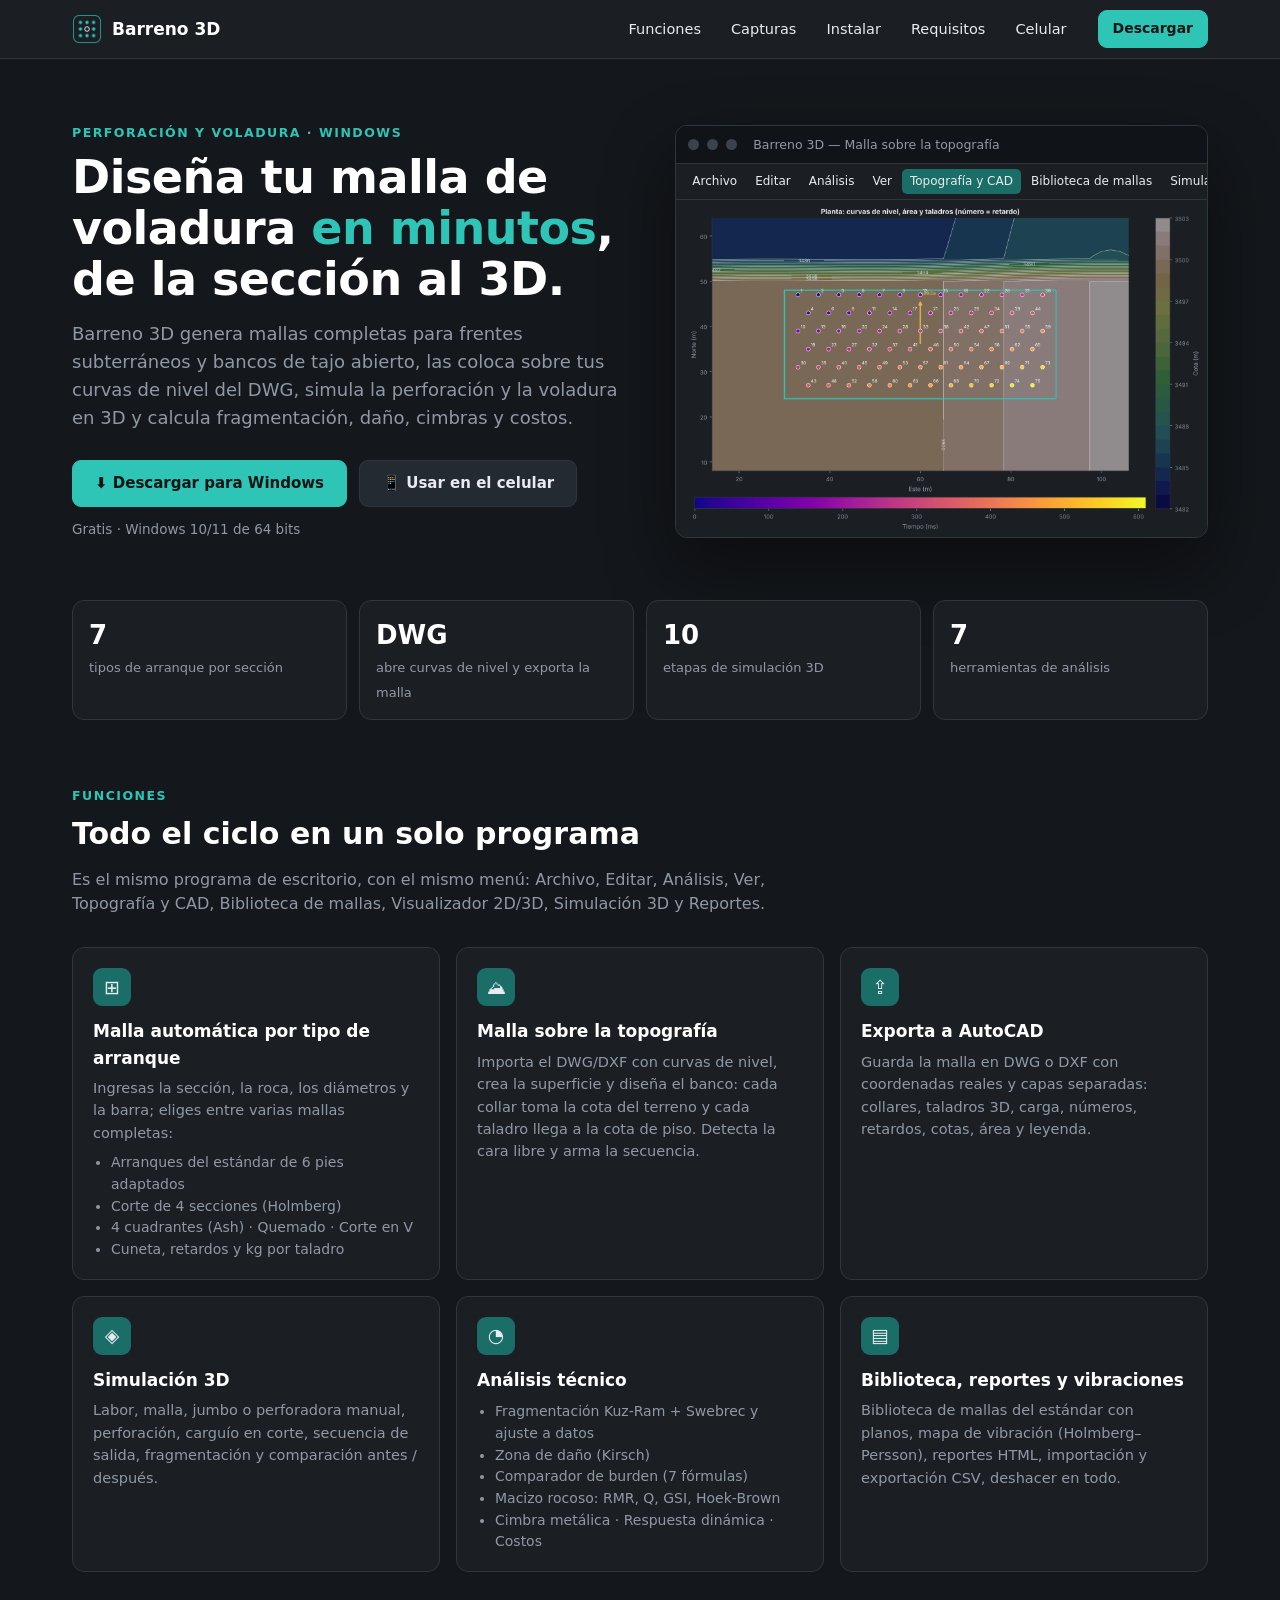
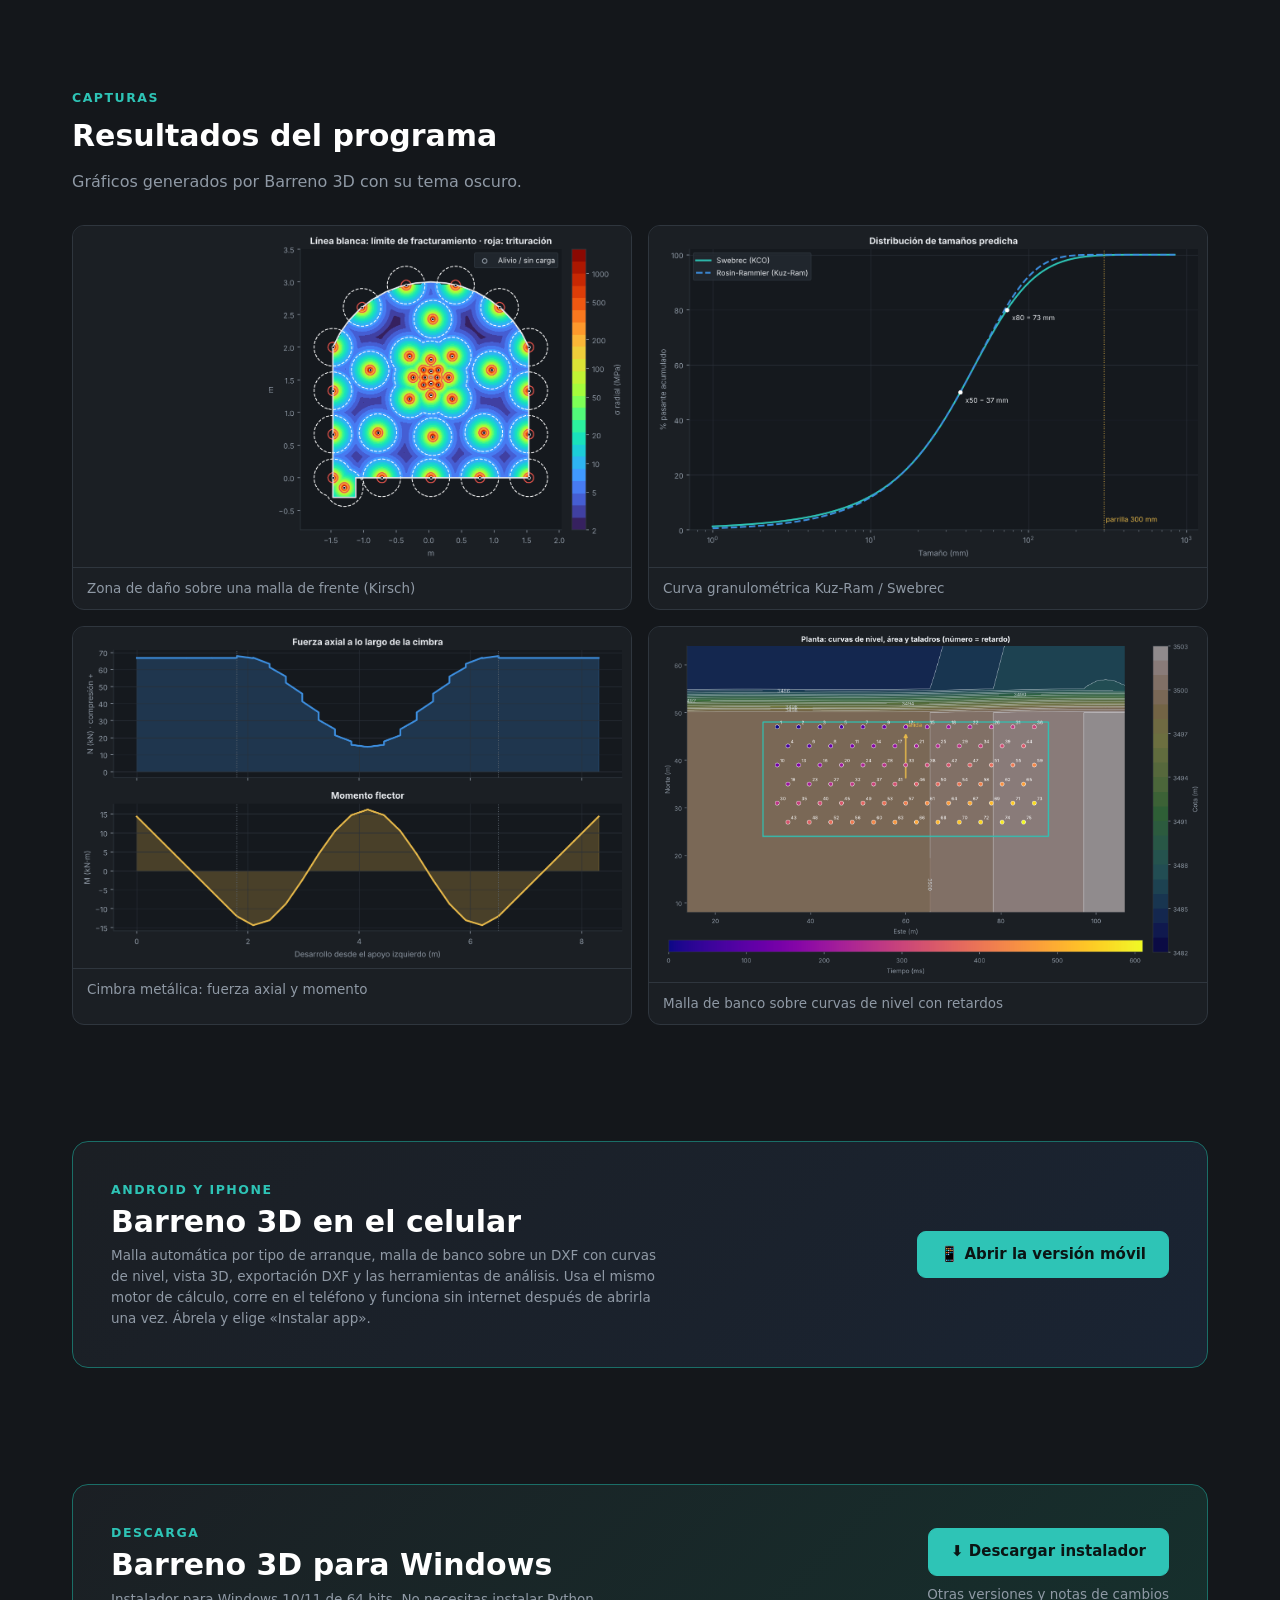
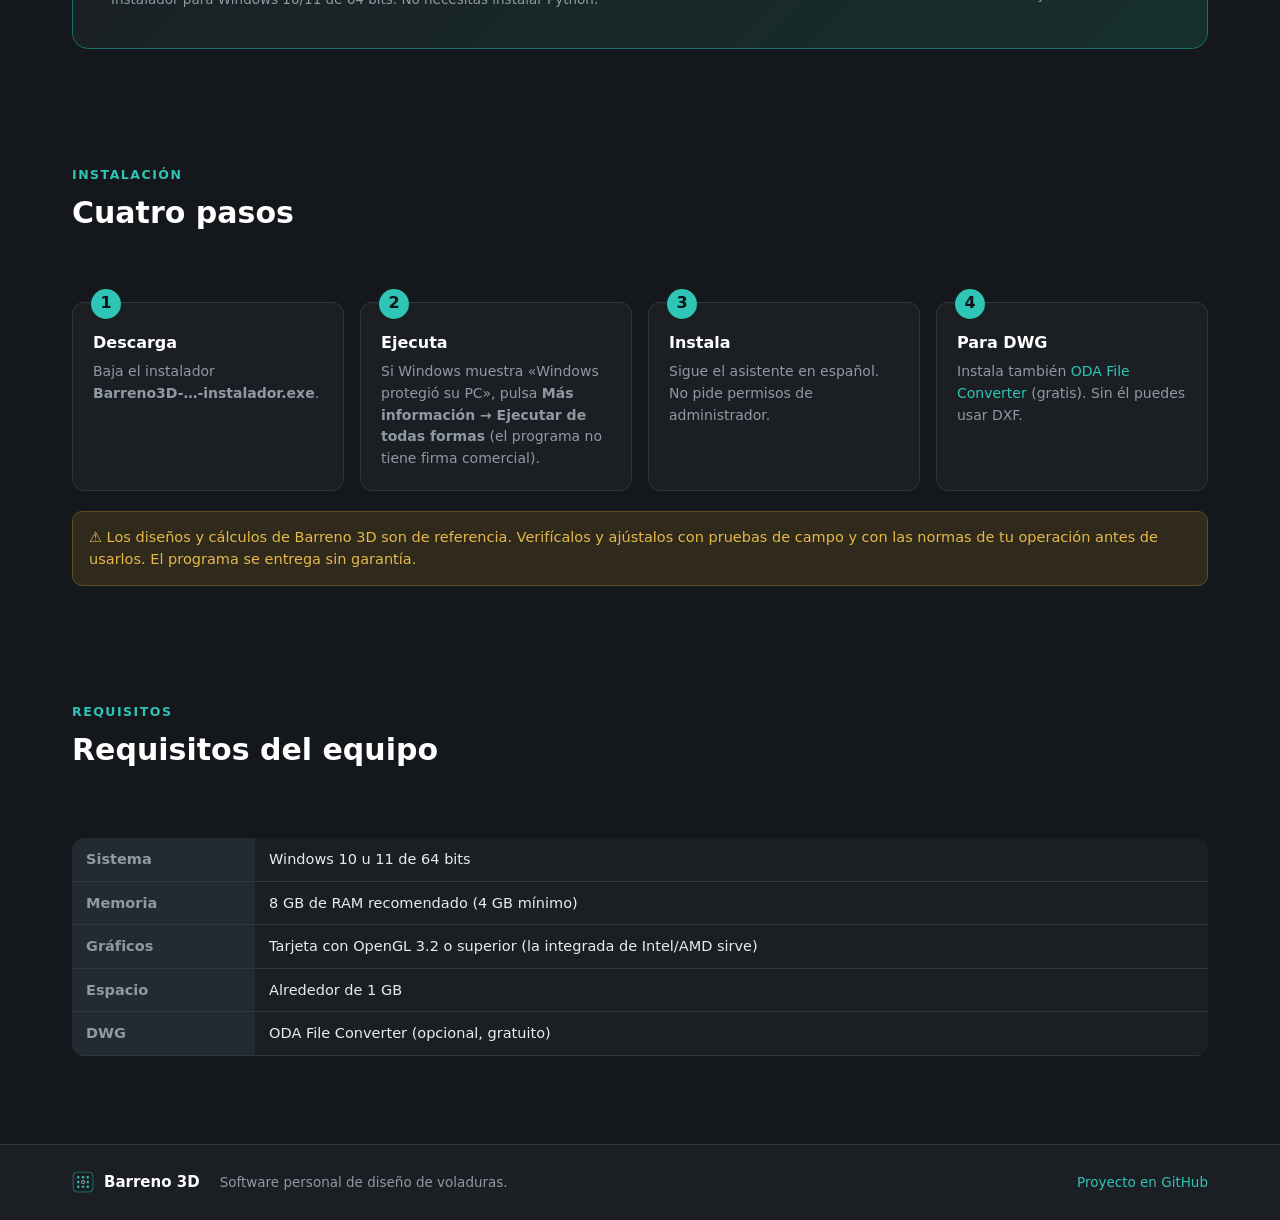
<file: index (1).html>
<!DOCTYPE html>
<html lang="es">
<head>
<meta charset="utf-8">
<meta name="viewport" content="width=device-width, initial-scale=1">
<title>Barreno 3D — Diseño y simulación de voladuras</title>
<meta name="description" content="Software gratuito para diseñar mallas de perforación y voladura en minería subterránea y tajo abierto: tipos de arranque, curvas de nivel DWG, simulación 3D, fragmentación, costos.">
<link rel="icon" href="img/favicon.png">
<style>
  /* Mismos colores del programa (app/ui/tema.py) */
  :root{
    --fondo:#14171b; --panel:#1b1f24; --panel-alto:#242a31; --borde:#2f363e;
    --texto:#e8ebef; --sec:#8f99a5; --acento:#2ec4b6; --acento-osc:#1a6e67; --azul:#3d8fe0; --aviso:#e6b84a;
  }
  *{box-sizing:border-box;margin:0;padding:0}
  html{scroll-behavior:smooth}
  body{background:var(--fondo);color:var(--texto);font-family:"Segoe UI",Inter,Roboto,system-ui,sans-serif;
       font-size:16px;line-height:1.55}
  a{color:var(--acento);text-decoration:none}
  .cont{max-width:1180px;margin:0 auto;padding:0 22px}

  /* Barra superior = barra de menús del programa */
  header{position:sticky;top:0;z-index:10;background:var(--panel);border-bottom:1px solid var(--borde)}
  .barra{display:flex;align-items:center;gap:18px;height:58px}
  .marca{display:flex;align-items:center;gap:10px;font-weight:700;font-size:17px;color:#fff}
  .marca img{width:30px;height:30px}
  nav{display:flex;gap:4px;margin-left:auto}
  nav a{color:var(--texto);padding:7px 13px;border-radius:7px;font-size:14.5px}
  nav a:hover{background:var(--panel-alto)}
  .btn{display:inline-flex;align-items:center;gap:9px;border-radius:9px;padding:11px 22px;font-weight:600;
       border:1px solid var(--borde);background:var(--panel-alto);color:var(--texto);cursor:pointer;font-size:15px}
  .btn:hover{border-color:var(--acento)}
  .btn.prim{background:var(--acento);border-color:var(--acento);color:#0b1514}
  .btn.prim:hover{background:#3ad6c7}
  .btn.peq{padding:7px 14px;font-size:14px}

  /* Portada */
  .portada{padding:64px 0 34px;display:grid;grid-template-columns:1.05fr 1fr;gap:44px;align-items:center}
  .etiqueta{color:var(--acento);font-size:12.5px;font-weight:700;letter-spacing:1.5px;text-transform:uppercase}
  h1{font-size:46px;line-height:1.1;margin:10px 0 16px;color:#fff;letter-spacing:-.5px}
  h1 span{color:var(--acento)}
  .lead{color:var(--sec);font-size:18px;max-width:560px}
  .acciones{display:flex;gap:12px;margin:28px 0 12px;flex-wrap:wrap}
  .nota{color:var(--sec);font-size:13.5px}

  /* Ventana tipo programa */
  .ventana{background:var(--panel);border:1px solid var(--borde);border-radius:12px;overflow:hidden;
           box-shadow:0 30px 70px rgba(0,0,0,.45)}
  .ventana .tit{display:flex;align-items:center;gap:8px;padding:9px 12px;background:#101317;
                border-bottom:1px solid var(--borde);font-size:12.5px;color:var(--sec)}
  .ventana .tit i{width:11px;height:11px;border-radius:50%;background:#3a424c;display:inline-block}
  .menus{display:flex;gap:2px;padding:5px 8px;font-size:12px;color:var(--texto);border-bottom:1px solid var(--borde);
         white-space:nowrap;overflow:hidden}
  .menus span{padding:3px 8px;border-radius:5px}
  .menus span.on{background:var(--acento-osc)}
  .ventana img{display:block;width:100%}

  /* Indicadores (como las tarjetas KPI del programa) */
  .kpis{display:grid;grid-template-columns:repeat(4,1fr);gap:12px;margin:26px 0 8px}
  .kpi{background:var(--panel);border:1px solid var(--borde);border-radius:12px;padding:14px 16px}
  .kpi b{display:block;font-size:26px;color:#fff}
  .kpi small{color:var(--sec);font-size:13px}

  section{padding:58px 0}
  h2{font-size:30px;color:#fff;margin:6px 0 10px}
  .sub{color:var(--sec);max-width:720px;margin-bottom:30px}
  .grid{display:grid;grid-template-columns:repeat(3,1fr);gap:16px}
  .tarjeta{background:var(--panel);border:1px solid var(--borde);border-radius:12px;padding:20px 20px 18px;
           transition:border-color .15s, transform .15s}
  .tarjeta:hover{border-color:var(--acento);transform:translateY(-2px)}
  .tarjeta .ico{width:38px;height:38px;border-radius:9px;background:var(--acento-osc);display:grid;place-items:center;
                font-size:19px;margin-bottom:12px}
  .tarjeta h3{font-size:17px;color:#fff;margin-bottom:6px}
  .tarjeta p{color:var(--sec);font-size:14.5px}
  .tarjeta ul{color:var(--sec);font-size:14px;margin:8px 0 0 18px}

  .galeria{display:grid;grid-template-columns:1fr 1fr;gap:16px}
  figure{background:var(--panel);border:1px solid var(--borde);border-radius:12px;overflow:hidden}
  figure img{width:100%;display:block}
  figcaption{padding:10px 14px;color:var(--sec);font-size:13.5px;border-top:1px solid var(--borde)}

  .pasos{counter-reset:p;display:grid;grid-template-columns:repeat(4,1fr);gap:16px}
  .paso{background:var(--panel);border:1px solid var(--borde);border-radius:12px;padding:20px;position:relative}
  .paso::before{counter-increment:p;content:counter(p);position:absolute;top:-14px;left:18px;width:30px;height:30px;
                border-radius:50%;background:var(--acento);color:#0b1514;font-weight:700;display:grid;place-items:center}
  .paso h3{font-size:16px;color:#fff;margin:8px 0 6px}
  .paso p{color:var(--sec);font-size:14px}
  .aviso{background:#2f2a1c;border:1px solid #5c4d24;color:var(--aviso);border-radius:10px;padding:14px 16px;
         font-size:14.5px;margin-top:20px}
  .descarga{background:linear-gradient(135deg,#1b1f24,#16302d);border:1px solid var(--acento-osc);border-radius:16px;
            padding:38px;display:flex;align-items:center;gap:30px;flex-wrap:wrap}
  .descarga h2{margin:0}
  .descarga .der{margin-left:auto;display:flex;flex-direction:column;gap:8px;align-items:flex-end}
  table{width:100%;border-collapse:collapse;font-size:14.5px;background:var(--panel);border-radius:12px;overflow:hidden}
  th,td{text-align:left;padding:10px 14px;border-bottom:1px solid var(--borde)}
  th{background:var(--panel-alto);color:var(--sec);font-weight:600}
  footer{border-top:1px solid var(--borde);background:var(--panel);padding:26px 0;color:var(--sec);font-size:13.5px;margin-top:30px}
  @media (max-width:900px){
    .portada{grid-template-columns:1fr;padding-top:36px} h1{font-size:36px}
    .grid,.galeria{grid-template-columns:1fr}.pasos,.kpis{grid-template-columns:1fr 1fr} nav{display:none}
  }
</style>
</head>
<body>
<header>
  <div class="cont barra">
    <div class="marca"><img src="img/logo.png" alt="">Barreno 3D</div>
    <nav>
      <a href="#funciones">Funciones</a><a href="#capturas">Capturas</a>
      <a href="#instalar">Instalar</a><a href="#requisitos">Requisitos</a><a href="app/">Celular</a>
    </nav>
    <a class="btn prim peq" href="#descargar">Descargar</a>
  </div>
</header>

<main class="cont">
  <div class="portada">
    <div>
      <div class="etiqueta">Perforación y voladura · Windows</div>
      <h1>Diseña tu malla de voladura <span>en minutos</span>, de la sección al 3D.</h1>
      <p class="lead">Barreno 3D genera mallas completas para frentes subterráneos y bancos de tajo abierto,
        las coloca sobre tus curvas de nivel del DWG, simula la perforación y la voladura en 3D y calcula
        fragmentación, daño, cimbras y costos.</p>
      <div class="acciones">
        <a class="btn prim" id="btn-descarga" href="#descargar">⬇ Descargar para Windows</a>
        <a class="btn" href="app/">📱 Usar en el celular</a>
      </div>
      <div class="nota" id="version">Gratis · Windows 10/11 de 64 bits</div>
    </div>
    <div class="ventana">
      <div class="tit"><i></i><i></i><i></i>&nbsp; Barreno 3D — Malla sobre la topografía</div>
      <div class="menus"><span>Archivo</span><span>Editar</span><span>Análisis</span><span>Ver</span>
        <span class="on">Topografía y CAD</span><span>Biblioteca de mallas</span><span>Simulación 3D</span><span>Reportes</span></div>
      <img src="img/malla_topografia.png" alt="Malla de perforación sobre curvas de nivel">
    </div>
  </div>

  <div class="kpis">
    <div class="kpi"><b>7</b><small>tipos de arranque por sección</small></div>
    <div class="kpi"><b>DWG</b><small>abre curvas de nivel y exporta la malla</small></div>
    <div class="kpi"><b>10</b><small>etapas de simulación 3D</small></div>
    <div class="kpi"><b>7</b><small>herramientas de análisis</small></div>
  </div>

  <section id="funciones">
    <div class="etiqueta">Funciones</div>
    <h2>Todo el ciclo en un solo programa</h2>
    <p class="sub">Es el mismo programa de escritorio, con el mismo menú: Archivo, Editar, Análisis, Ver, Topografía y CAD,
      Biblioteca de mallas, Visualizador 2D/3D, Simulación 3D y Reportes.</p>
    <div class="grid">
      <div class="tarjeta"><div class="ico">⊞</div><h3>Malla automática por tipo de arranque</h3>
        <p>Ingresas la sección, la roca, los diámetros y la barra; eliges entre varias mallas completas:</p>
        <ul><li>Arranques del estándar de 6 pies adaptados</li><li>Corte de 4 secciones (Holmberg)</li>
          <li>4 cuadrantes (Ash) · Quemado · Corte en V</li><li>Cuneta, retardos y kg por taladro</li></ul></div>
      <div class="tarjeta"><div class="ico">⛰</div><h3>Malla sobre la topografía</h3>
        <p>Importa el DWG/DXF con curvas de nivel, crea la superficie y diseña el banco: cada collar toma la cota del
          terreno y cada taladro llega a la cota de piso. Detecta la cara libre y arma la secuencia.</p></div>
      <div class="tarjeta"><div class="ico">⇪</div><h3>Exporta a AutoCAD</h3>
        <p>Guarda la malla en DWG o DXF con coordenadas reales y capas separadas: collares, taladros 3D, carga,
          números, retardos, cotas, área y leyenda.</p></div>
      <div class="tarjeta"><div class="ico">◈</div><h3>Simulación 3D</h3>
        <p>Labor, malla, jumbo o perforadora manual, perforación, carguío en corte, secuencia de salida,
          fragmentación y comparación antes / después.</p></div>
      <div class="tarjeta"><div class="ico">◔</div><h3>Análisis técnico</h3>
        <ul><li>Fragmentación Kuz-Ram + Swebrec y ajuste a datos</li><li>Zona de daño (Kirsch)</li>
          <li>Comparador de burden (7 fórmulas)</li><li>Macizo rocoso: RMR, Q, GSI, Hoek-Brown</li>
          <li>Cimbra metálica · Respuesta dinámica · Costos</li></ul></div>
      <div class="tarjeta"><div class="ico">▤</div><h3>Biblioteca, reportes y vibraciones</h3>
        <p>Biblioteca de mallas del estándar con planos, mapa de vibración (Holmberg–Persson), reportes HTML,
          importación y exportación CSV, deshacer en todo.</p></div>
    </div>
  </section>

  <section id="capturas">
    <div class="etiqueta">Capturas</div>
    <h2>Resultados del programa</h2>
    <p class="sub">Gráficos generados por Barreno 3D con su tema oscuro.</p>
    <div class="galeria">
      <figure><img src="img/zona_danio.png" alt=""><figcaption>Zona de daño sobre una malla de frente (Kirsch)</figcaption></figure>
      <figure><img src="img/fragmentacion.png" alt=""><figcaption>Curva granulométrica Kuz-Ram / Swebrec</figcaption></figure>
      <figure><img src="img/cimbra.png" alt=""><figcaption>Cimbra metálica: fuerza axial y momento</figcaption></figure>
      <figure><img src="img/malla_topografia.png" alt=""><figcaption>Malla de banco sobre curvas de nivel con retardos</figcaption></figure>
    </div>
  </section>

  <section id="celular">
    <div class="descarga" style="background:linear-gradient(135deg,#1b1f24,#1a2433)">
      <div>
        <div class="etiqueta">Android y iPhone</div>
        <h2>Barreno 3D en el celular</h2>
        <p class="nota" style="max-width:560px">Malla automática por tipo de arranque, malla de banco sobre un DXF con curvas
          de nivel, vista 3D, exportación DXF y las herramientas de análisis. Usa el mismo motor de cálculo, corre en el
          teléfono y funciona sin internet después de abrirla una vez. Ábrela y elige «Instalar app».</p>
      </div>
      <div class="der"><a class="btn prim" href="app/">📱 Abrir la versión móvil</a></div>
    </div>
  </section>

  <section id="descargar">
    <div class="descarga">
      <div>
        <div class="etiqueta">Descarga</div>
        <h2>Barreno 3D para Windows</h2>
        <p class="nota" id="detalle">Instalador para Windows 10/11 de 64 bits. No necesitas instalar Python.</p>
      </div>
      <div class="der">
        <a class="btn prim" id="btn-descarga2" href="#">⬇ Descargar instalador</a>
        <a class="nota" id="otros" href="#">Otras versiones y notas de cambios</a>
      </div>
    </div>
  </section>

  <section id="instalar">
    <div class="etiqueta">Instalación</div>
    <h2>Cuatro pasos</h2>
    <p class="sub">&nbsp;</p>
    <div class="pasos">
      <div class="paso"><h3>Descarga</h3><p>Baja el instalador <b>Barreno3D-…-instalador.exe</b>.</p></div>
      <div class="paso"><h3>Ejecuta</h3><p>Si Windows muestra «Windows protegió su PC», pulsa <b>Más información → Ejecutar de todas formas</b>
        (el programa no tiene firma comercial).</p></div>
      <div class="paso"><h3>Instala</h3><p>Sigue el asistente en español. No pide permisos de administrador.</p></div>
      <div class="paso"><h3>Para DWG</h3><p>Instala también <a href="https://www.opendesign.com/guestfiles/oda_file_converter" target="_blank" rel="noopener">ODA File Converter</a>
        (gratis). Sin él puedes usar DXF.</p></div>
    </div>
    <div class="aviso">⚠ Los diseños y cálculos de Barreno 3D son de referencia. Verifícalos y ajústalos con pruebas de campo
      y con las normas de tu operación antes de usarlos. El programa se entrega sin garantía.</div>
  </section>

  <section id="requisitos">
    <div class="etiqueta">Requisitos</div>
    <h2>Requisitos del equipo</h2>
    <p class="sub">&nbsp;</p>
    <table>
      <tr><th>Sistema</th><td>Windows 10 u 11 de 64 bits</td></tr>
      <tr><th>Memoria</th><td>8 GB de RAM recomendado (4 GB mínimo)</td></tr>
      <tr><th>Gráficos</th><td>Tarjeta con OpenGL 3.2 o superior (la integrada de Intel/AMD sirve)</td></tr>
      <tr><th>Espacio</th><td>Alrededor de 1 GB</td></tr>
      <tr><th>DWG</th><td>ODA File Converter (opcional, gratuito)</td></tr>
    </table>
  </section>
</main>

<footer>
  <div class="cont" style="display:flex;gap:20px;flex-wrap:wrap;align-items:center">
    <div class="marca" style="font-size:15px"><img src="img/logo.png" alt="" style="width:22px;height:22px">Barreno 3D</div>
    <div>Software personal de diseño de voladuras.</div>
    <div style="margin-left:auto"><a id="repo" href="#">Proyecto en GitHub</a></div>
  </div>
</footer>

<script>
  // ▼▼ CAMBIA ESTO por tu usuario y repositorio de GitHub ▼▼
  const REPO = "TU-USUARIO/barreno3d";
  // ▲▲

  const pagina = `https://github.com/${REPO}/releases/latest`;
  for (const id of ["btn-descarga2", "otros"]) document.getElementById(id).href = pagina;
  document.getElementById("repo").href = `https://github.com/${REPO}`;
  document.getElementById("btn-descarga").href = "#descargar";

  // Lee la última versión publicada y enlaza el instalador directamente
  fetch(`https://api.github.com/repos/${REPO}/releases/latest`)
    .then(r => r.ok ? r.json() : Promise.reject())
    .then(rel => {
      const archivos = rel.assets || [];
      const inst = archivos.find(a => /instalador\.exe$/i.test(a.name)) ||
                   archivos.find(a => /\.exe$/i.test(a.name)) || archivos.find(a => /\.zip$/i.test(a.name));
      const ver = (rel.tag_name || "").replace(/^v/i, "");
      if (inst) {
        const mb = (inst.size / 1048576).toFixed(0);
        for (const id of ["btn-descarga", "btn-descarga2"]) {
          const b = document.getElementById(id);
          b.href = inst.browser_download_url;
          b.textContent = `⬇ Descargar v${ver} (${mb} MB)`;
        }
        document.getElementById("detalle").textContent =
          `Versión ${ver} · ${new Date(rel.published_at).toLocaleDateString("es-PE")} · ${inst.name}`;
      }
      document.getElementById("version").textContent = `Versión ${ver} · Gratis · Windows 10/11 de 64 bits`;
    })
    .catch(() => {});
</script>
</body>
</html>
</file>
